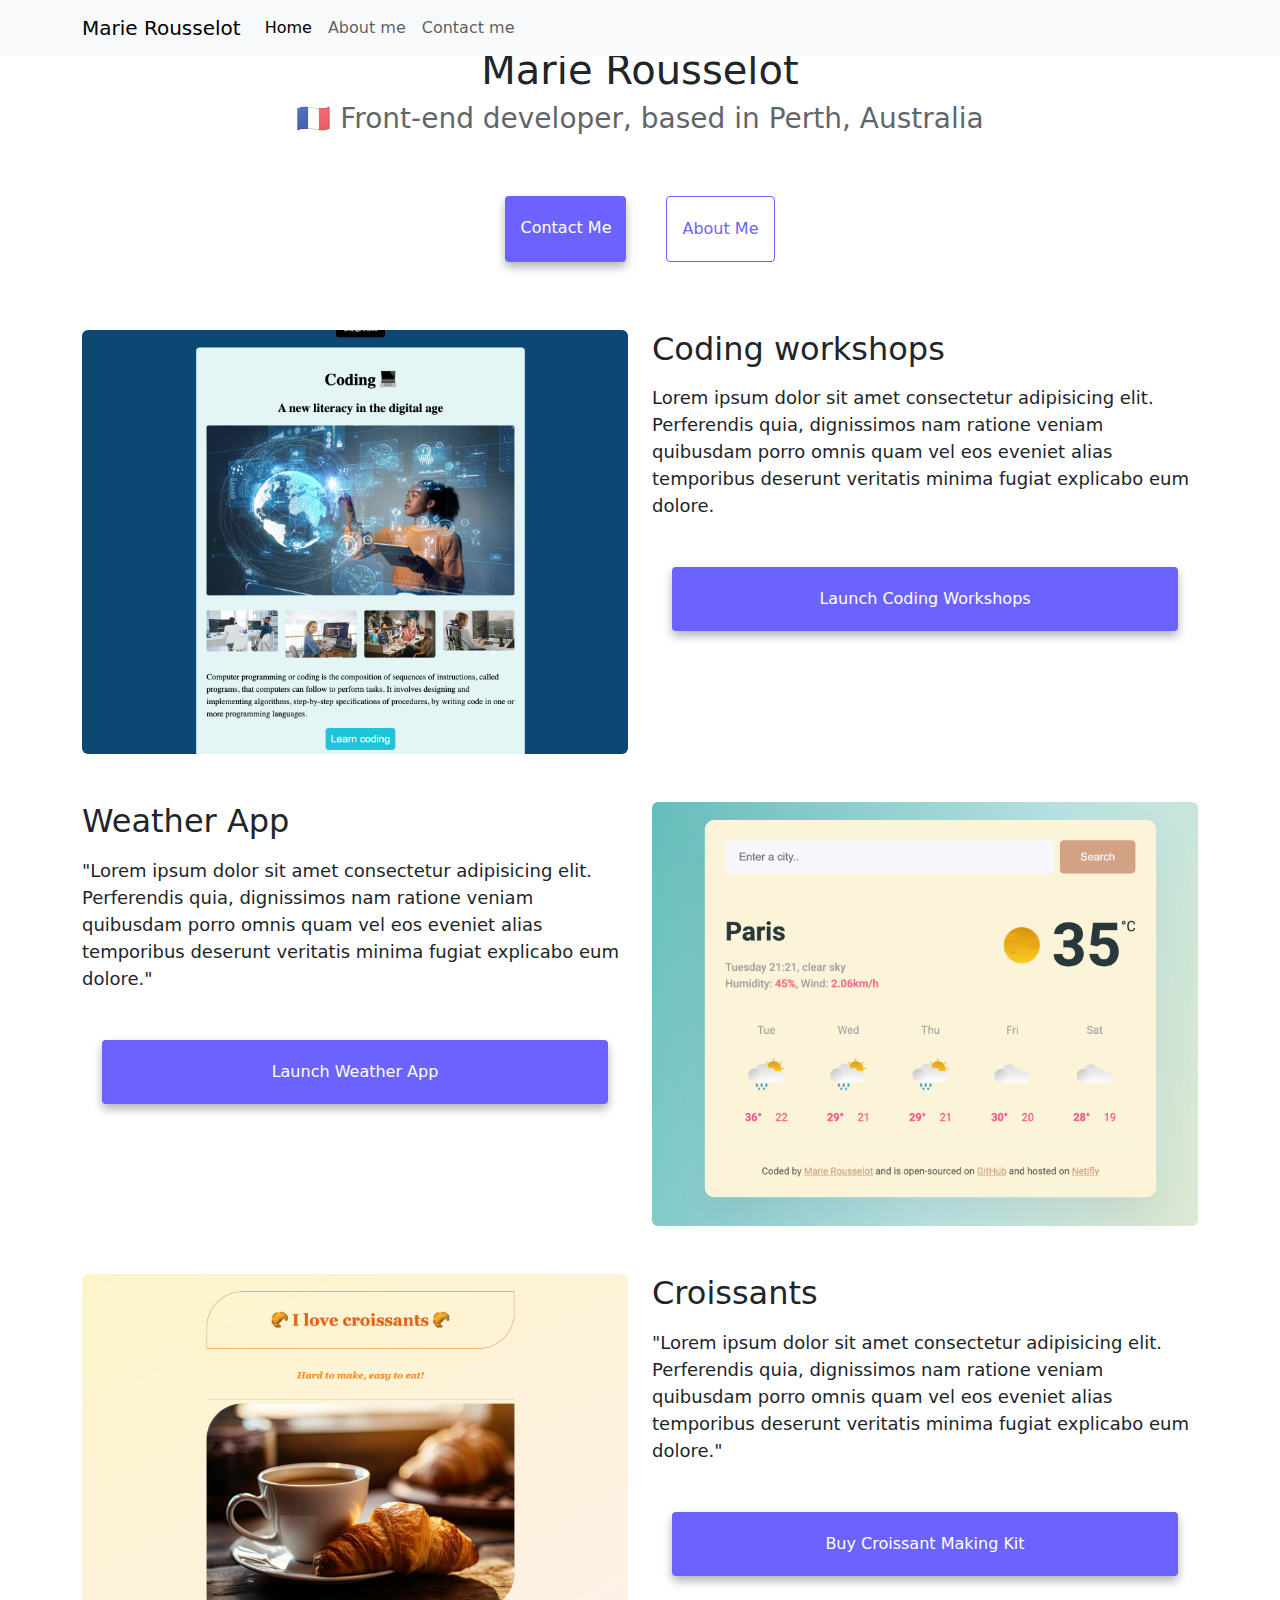
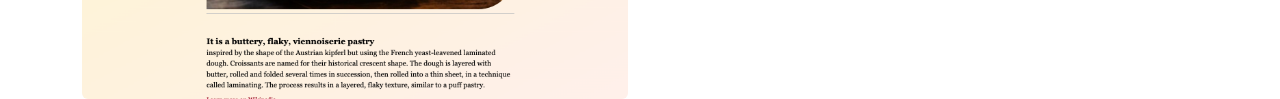
<file: index.html>
<!DOCTYPE html>
<html lang="en">
  <head>
    <meta charset="UTF-8" />
    <meta http-equiv="X-UA-Compatible" content="IE=edge" />
    <meta name="viewport" content="width=device-width, initial-scale=1.0" />
    <meta
      name="description"
      content="Marie Rousselot is a front-end developer based in Perth, Australia. Check out her projects and contact for job inquiries."
    />
    <title>Front-end developer - Marie Rousselot</title>
    <link rel="stylesheet" href="style.css" />
    <link
      href="https://cdn.jsdelivr.net/npm/bootstrap@5.3.3/dist/css/bootstrap.min.css"
      rel="stylesheet"
      integrity="sha384-QWTKZyjpPEjISv5WaRU9OFeRpok6YctnYmDr5pNlyT2bRjXh0JMhjY6hW+ALEwIH"
      crossorigin="anonymous"
    />
    <script
      src="https://cdn.jsdelivr.net/npm/bootstrap@5.3.3/dist/js/bootstrap.bundle.min.js"
      integrity="sha384-YvpcrYf0tY3lHB60NNkmXc5s9fDVZLESaAA55NDzOxhy9GkcIdslK1eN7N6jIeHz"
      crossorigin="anonymous"
    ></script>
  </head>
  <body>
    <nav class="navbar navbar-expand-lg navbar-light bg-light fixed-top">
      <div class="container">
        <a class="navbar-brand" href="./" title="Homepage">Marie Rousselot</a>
        <button
          class="navbar-toggler"
          type="button"
          data-bs-toggle="collapse"
          data-bs-target="#navbarNav"
          aria-controls="navbarNav"
          aria-expanded="false"
          aria-label="Toggle navigation"
        >
          <span class="navbar-toggler-icon"></span>
        </button>
        <div class="collapse navbar-collapse" id="navbarNav">
          <ul class="navbar-nav">
            <li class="nav-item">
              <a
                class="nav-link active"
                aria-current="page"
                href="./"
                title="Home"
                >Home</a
              >
            </li>
            <li class="nav-item">
              <a
                class="nav-link"
                href="./about.html"
                title="About Marie Rousselot"
                >About me</a
              >
            </li>
            <li class="nav-item">
              <a
                class="nav-link"
                href="./about.html#contact"
                title="Contact Marie Rousselot"
                >Contact me</a
              >
            </li>
          </ul>
        </div>
      </div>
    </nav>
    <h2 class="text-center">👋 Hi I am</h2>
    <h1 class="text-center">Marie Rousselot</h1>
    <h3 class="text-center">
      🇫🇷 Front-end developer, based in Perth, Australia
    </h3>
    <div class="navigation-links mb-5">
      <a href="./about.html#contact" class="primary-link" title="Contact Marie Rousselot">Contact me</a>
      <a href="./about.html" class="secondary-link" title="About Marie Rousselot">About me</a>
    </div>
    <div class="container">
      <div class="row">
        <div class="col-sm-6">
          <img src="./images/coding.png" alt="Coding workshops"class="img-fluid rounded d-none d-sm-block" />
        </div>
        <div class="col-sm-6">
          <h2 class="mb-3">Coding workshops</h2>
          <p>
            Lorem ipsum dolor sit amet consectetur adipisicing elit. Perferendis
            quia, dignissimos nam ratione veniam quibusdam porro omnis quam vel
            eos eveniet alias temporibus deserunt veritatis minima fugiat
            explicabo eum dolore.
          </p>
          <div class="mt-5">
            <a
              href="https://www.shecodes.io/"
              target="_blank"
              class="primary-link project-link"
              title="Coding workshops"
            
              >Launch Coding Workshops</a
            >
          </div>
        </div>
      </div>
      <div class="row mt-5">
        <div class="col-sm-6">
          <h2 class="mb-3">Weather App</h2>
          <p>
            "Lorem ipsum dolor sit amet consectetur adipisicing elit.
            Perferendis quia, dignissimos nam ratione veniam quibusdam porro
            omnis quam vel eos eveniet alias temporibus deserunt veritatis
            minima fugiat explicabo eum dolore."
          </p>
          <div class="mt-5">
            <a
              href="https://www.shecodes.io/cohorts/1646/projects/2159946"
              target="_blank"
              class="primary-link project-link"
              title="Weather project"
              >Launch weather App</a
            >
          </div>
        </div>
        <div class="col-sm-6">
          <img src="./images/weather.png" class="img-fluid rounded d-none d-sm-block" alt="Weather App"/>
        </div>
      </div>
      <div class="row mt-5">
        <div class="col-sm-6">
          <img src="./images/croissants.png" class="img-fluid rounded d-none d-sm-block" alt="Croissants"/>
        </div>
        <div class="col-sm-6">
          <h2 class="mb-3">Croissants</h2>
          <p>
            "Lorem ipsum dolor sit amet consectetur adipisicing elit.
            Perferendis quia, dignissimos nam ratione veniam quibusdam porro
            omnis quam vel eos eveniet alias temporibus deserunt veritatis
            minima fugiat explicabo eum dolore."
          </p>
          <div class="mt-5">
            <a href="#" class="primary-link project-link" title="Buy Croissant Making Kit">Buy croissant making kit</a>
          </div>
        </div>
      </div>
    </div>
  </body>
</html>
</file>
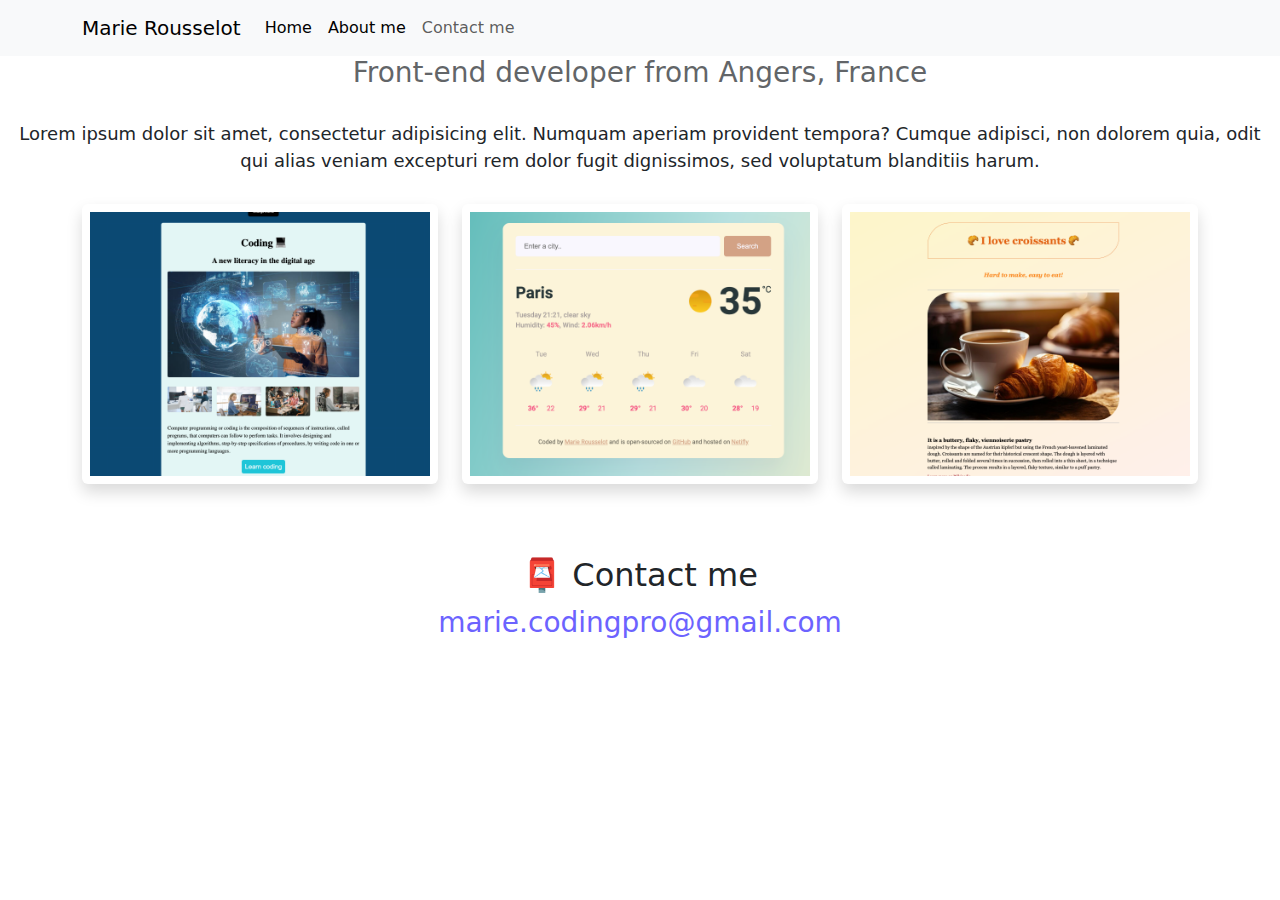
<file: about.html>
<!DOCTYPE html>
<html lang="en">
  <head>
    <meta charset="UTF-8" />
    <meta http-equiv="X-UA-Compatible" content="IE=edge" />
    <meta name="viewport" content="width=device-width, initial-scale=1.0" />
    <link rel="stylesheet" href="style.css" />
    <link href="https://cdn.jsdelivr.net/npm/bootstrap@5.3.3/dist/css/bootstrap.min.css" rel="stylesheet" integrity="sha384-QWTKZyjpPEjISv5WaRU9OFeRpok6YctnYmDr5pNlyT2bRjXh0JMhjY6hW+ALEwIH" crossorigin="anonymous">
    <script src="https://cdn.jsdelivr.net/npm/bootstrap@5.3.3/dist/js/bootstrap.bundle.min.js" integrity="sha384-YvpcrYf0tY3lHB60NNkmXc5s9fDVZLESaAA55NDzOxhy9GkcIdslK1eN7N6jIeHz" crossorigin="anonymous"></script>
    <title>About Marie Rousselot</title>
    <meta name="description" content="About Marie Rousselot, a front-end developer based in Australia"
  </head>
  <body>
    <nav class="navbar navbar-expand-lg navbar-light bg-light fixed-top">
      <div class="container">
        <a class="navbar-brand" href="./" title="Homepage">Marie Rousselot</a>
        <button class="navbar-toggler" type="button" data-bs-toggle="collapse" data-bs-target="#navbarNav" aria-controls="navbarNav" aria-expanded="false" aria-label="Toggle navigation">
          <span class="navbar-toggler-icon"></span>
        </button>
        <div class="collapse navbar-collapse" id="navbarNav">
          <ul class="navbar-nav">
            <li class="nav-item">
              <a class="nav-link active" aria-current="page" href="./" title="Homepage">Home</a>
            </li>
            <li class="nav-item">
              <a class="nav-link active" href="./" title="About Marie Rousselot">About me</a>
            </li>
            <li class="nav-item">
              <a class="nav-link" href="./about.html#contact">Contact me</a>
            </li>
          </ul>
        </div>
      </div>
    </nav>
    <h1 class="text-center">About me</h1>
    <h3 class="text-center">Front-end developer from Angers, France</h3>
    <div class="about-paragraphs text-center">
      <p>
        Lorem ipsum dolor sit amet, consectetur adipisicing elit. Numquam
        aperiam provident tempora? Cumque adipisci, non dolorem quia, odit qui
        alias veniam excepturi rem dolor fugit dignissimos, sed voluptatum
        blanditiis harum.
      </p>
    </div>
    <div class="container">
      <div class="row">
        <div class="col-sm-4">
          <img src="./images/coding.png" class="img-fluid p-2 mb-4 shadow rounded" alt="Coding project">
        </div>
        <div class="col-sm-4">
          <img src="./images/weather.png" class="img-fluid p-2 mb-4 shadow rounded" alt="Weather project">
        </div>
        <div class="col-sm-4">
          <img src="./images/croissants.png" class="img-fluid p-2 mb-4 shadow rounded" alt="Croissant project">
        </div>
      
      <div id="contact" class="mt-5">
      <h2 class="text-center">📮 Contact me</h2>
      <a href="mailto:marie.codingpro@gmail.com" class="email-link"
        >marie.codingpro@gmail.com</a
      >
    </div>
  </body>
</html>
</file>
<file: style.css>
:root {
  --primary-color: #6c63ff;
  --secondary-color: #f5f2fe;
  --box-shadow: 0 5px 10px rgba(0, 0, 0, 0.3);
}

body {
  margin-top: 100px;
}

h1,
h2,
h3 {
  margin: 0;
}

h1 {
  font-size: 96px;
}

h2 {
  font-size: 48px;
}

h3 {
  font-size: 24px;
  opacity: 0.7;
}

p {
  font-size: 18px;
  line-height: 1.5;
}

.navigation-links {
  display: flex;
  margin-top: 40px;
  justify-content: center;
}

.navigation-links a {
  margin: 20px;
}

.primary-link {
  border-radius: 4px;
  padding: 20px 15px;
  text-decoration: none;
  text-transform: capitalize;
  background: var(--primary-color);
  box-shadow: var(--box-shadow);
  color: white;
}

.project-link {
  display: block;
  text-align: center;
  margin: 0 20px;
}

.secondary-link {
  border-radius: 4px;
  padding: 20px 15px;
  text-decoration: none;
  text-transform: capitalize;
  color: var(--primary-color);
  border: 1px solid var(--primary-color);
}

.homepage-link {
  color: var(--primary-color);
  text-align: center;
  display: block;
}

.about-paragraphs {
  margin: 30px 0;
}

.about-paragraphs p {
  margin: 10px;
}

.email-link {
  display: flex;
  justify-content: center;
  color: var(--primary-color);
  font-size: 28px;
  text-decoration: none;
}

.email-link:hover {
  text-decoration: underline;
}
</file>
